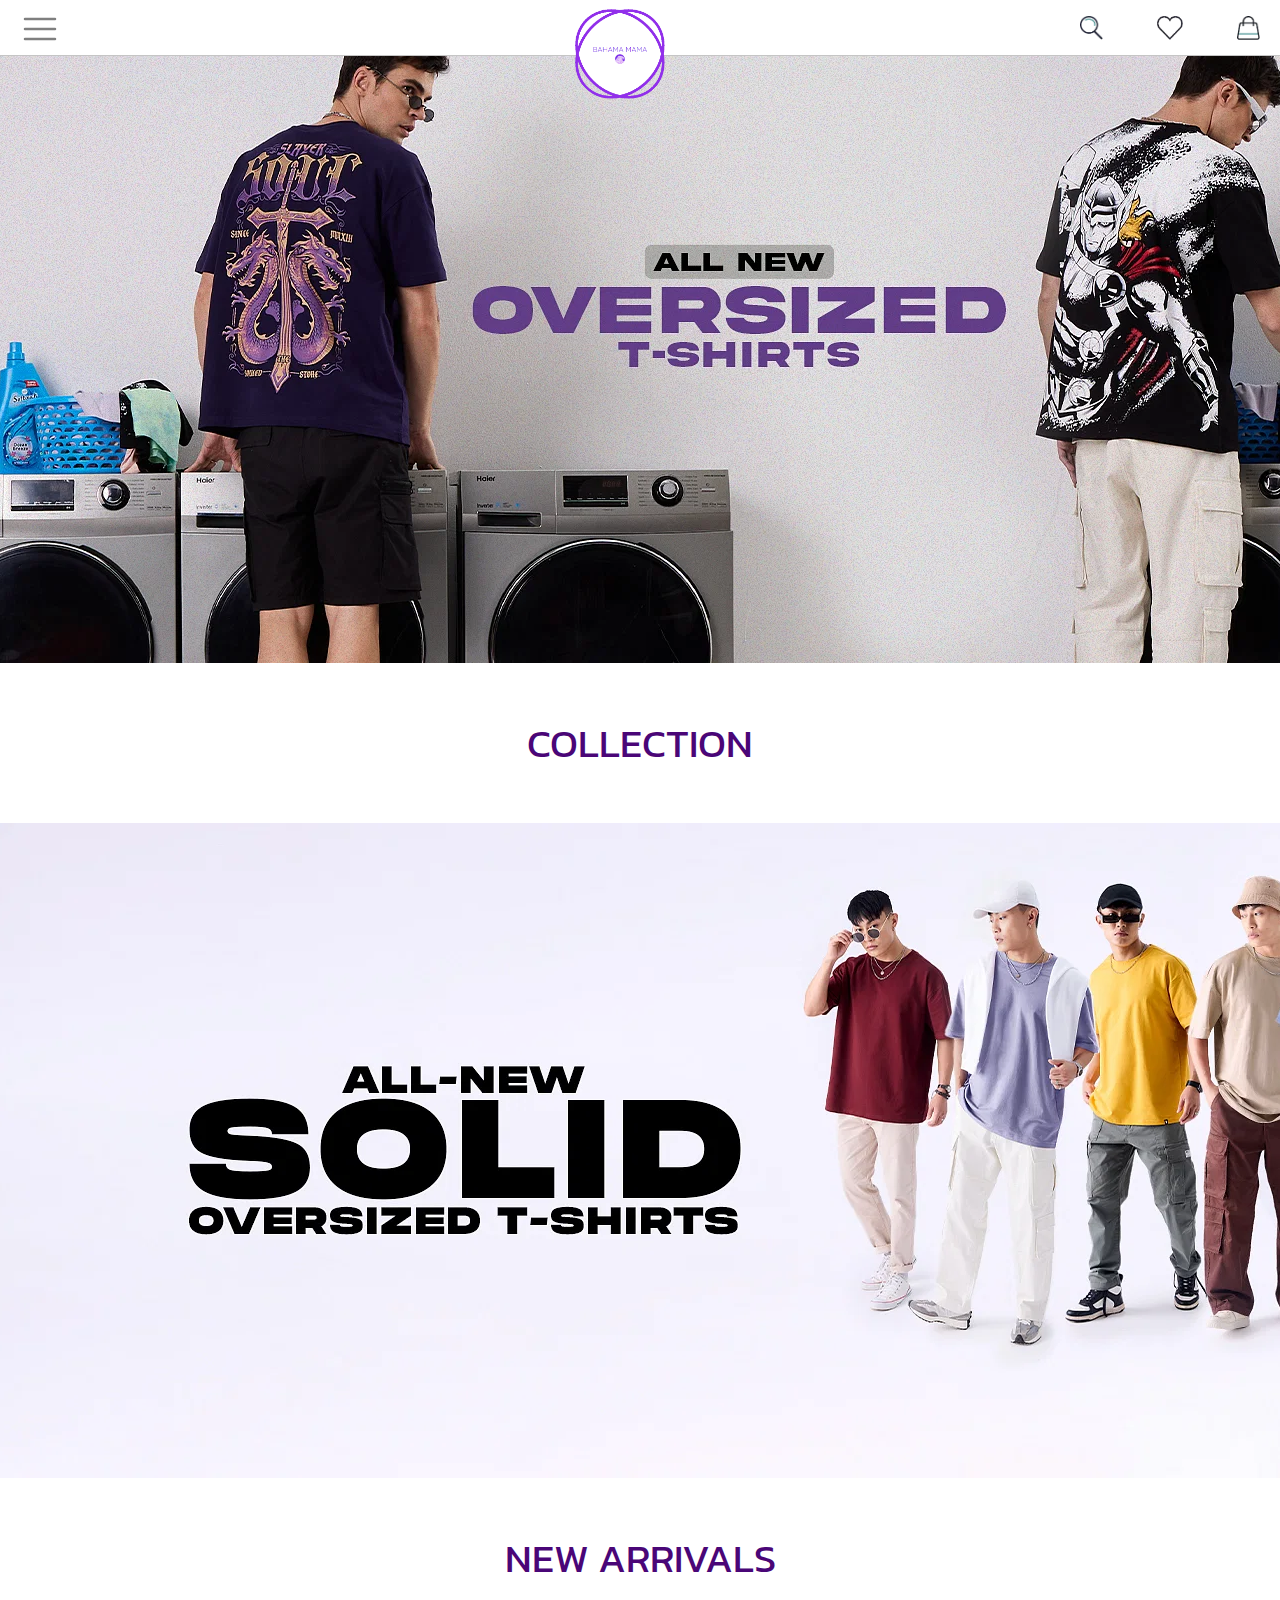
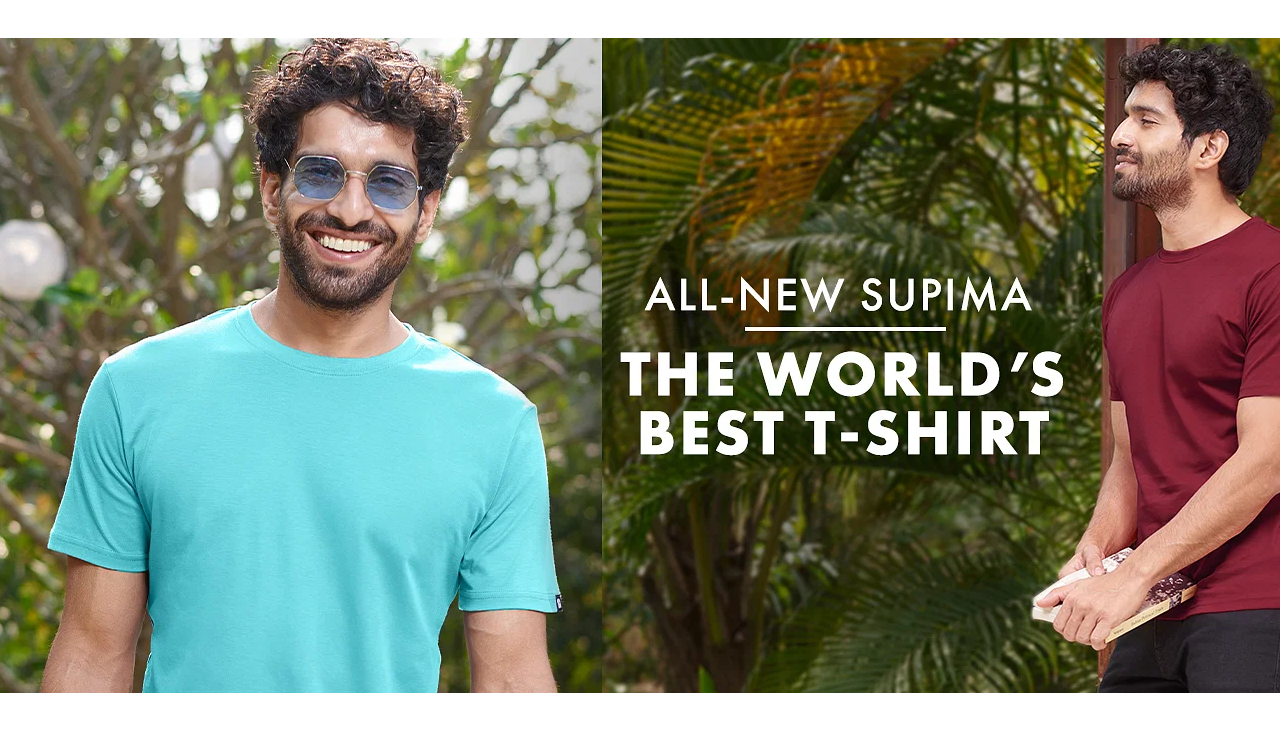
<file: index.html>
<!DOCTYPE html>
<head>
  <title>
    Bahama Mama
  </title>

  <link rel="preconnect" href="https://fonts.googleapis.com">
  <link rel="preconnect" href="https://fonts.gstatic.com" crossorigin>
  <link href="https://fonts.googleapis.com/css2?family=Baumans&family=Neonderthaw&display=swap" rel="stylesheet">
  <link rel="preconnect" href="https://fonts.googleapis.com">
  <link rel="preconnect" href="https://fonts.gstatic.com" crossorigin>
  <link href="https://fonts.googleapis.com/css2?family=Baumans&family=Kanit:wght@300;400;500;600;700&display=swap" rel="stylesheet">
  <link rel="preconnect" href="https://fonts.googleapis.com">
  <link rel="preconnect" href="https://fonts.gstatic.com" crossorigin>
  <link href="https://fonts.googleapis.com/css2?family=Neonderthaw&family=Roboto:wght@400;500;700&display=swap" rel="stylesheet">
  <link rel="preconnect" href="https://fonts.googleapis.com">
  <link rel="preconnect" href="https://fonts.gstatic.com" crossorigin>
  <link href="https://fonts.googleapis.com/css2?family=Seaweed+Script&display=swap" rel="stylesheet">

<link rel="stylesheet" href="styles/header.css">
<link rel="stylesheet" href="styles/main.css">
</head>
<body style="background-color:rgb(255, 255, 255); height: 1fr;" >
<main>
  <!--<div class="top-bar">
    Welcome to <img src="Logo/logo.png">
  </div>
   <div class="logo">
    <img class = "logo-icon" src="Logo/logo.png" alt="Centered Image">
  </div>-->
  <div class="header">
    <div class="left-section">
      <img class ="menu" src="icons/menu.svg">
    </div>
    <div class="middle-section">
      <a href="index.html">
      <img class="logo" src="Logo/logo.png">
      </a>
    </div>
    <div class="right-section">
      <img class="search-icon" src="icons/search.webp">
      <img class="wishlist-icon" src="icons/wishlist.webp">
      <img class="cart-icon" src="icons/cart.webp">
    </div>
  </div>
    <div class="banner">
      <img class="banner1" src="banner/banner 1.webp">
      <div class="divider">COLLECTION</div>
      <a href="gender.html">
      <img class="banner2" src="banner/banner 2.webp">
      </a>
      <div class="divider">NEW ARRIVALS</div>
      <a href="newarrivals.html">
      <img class="banner3" src="banner/banner 3.webp">
    </a>
    </div>


  







</main>





</body>
</file>
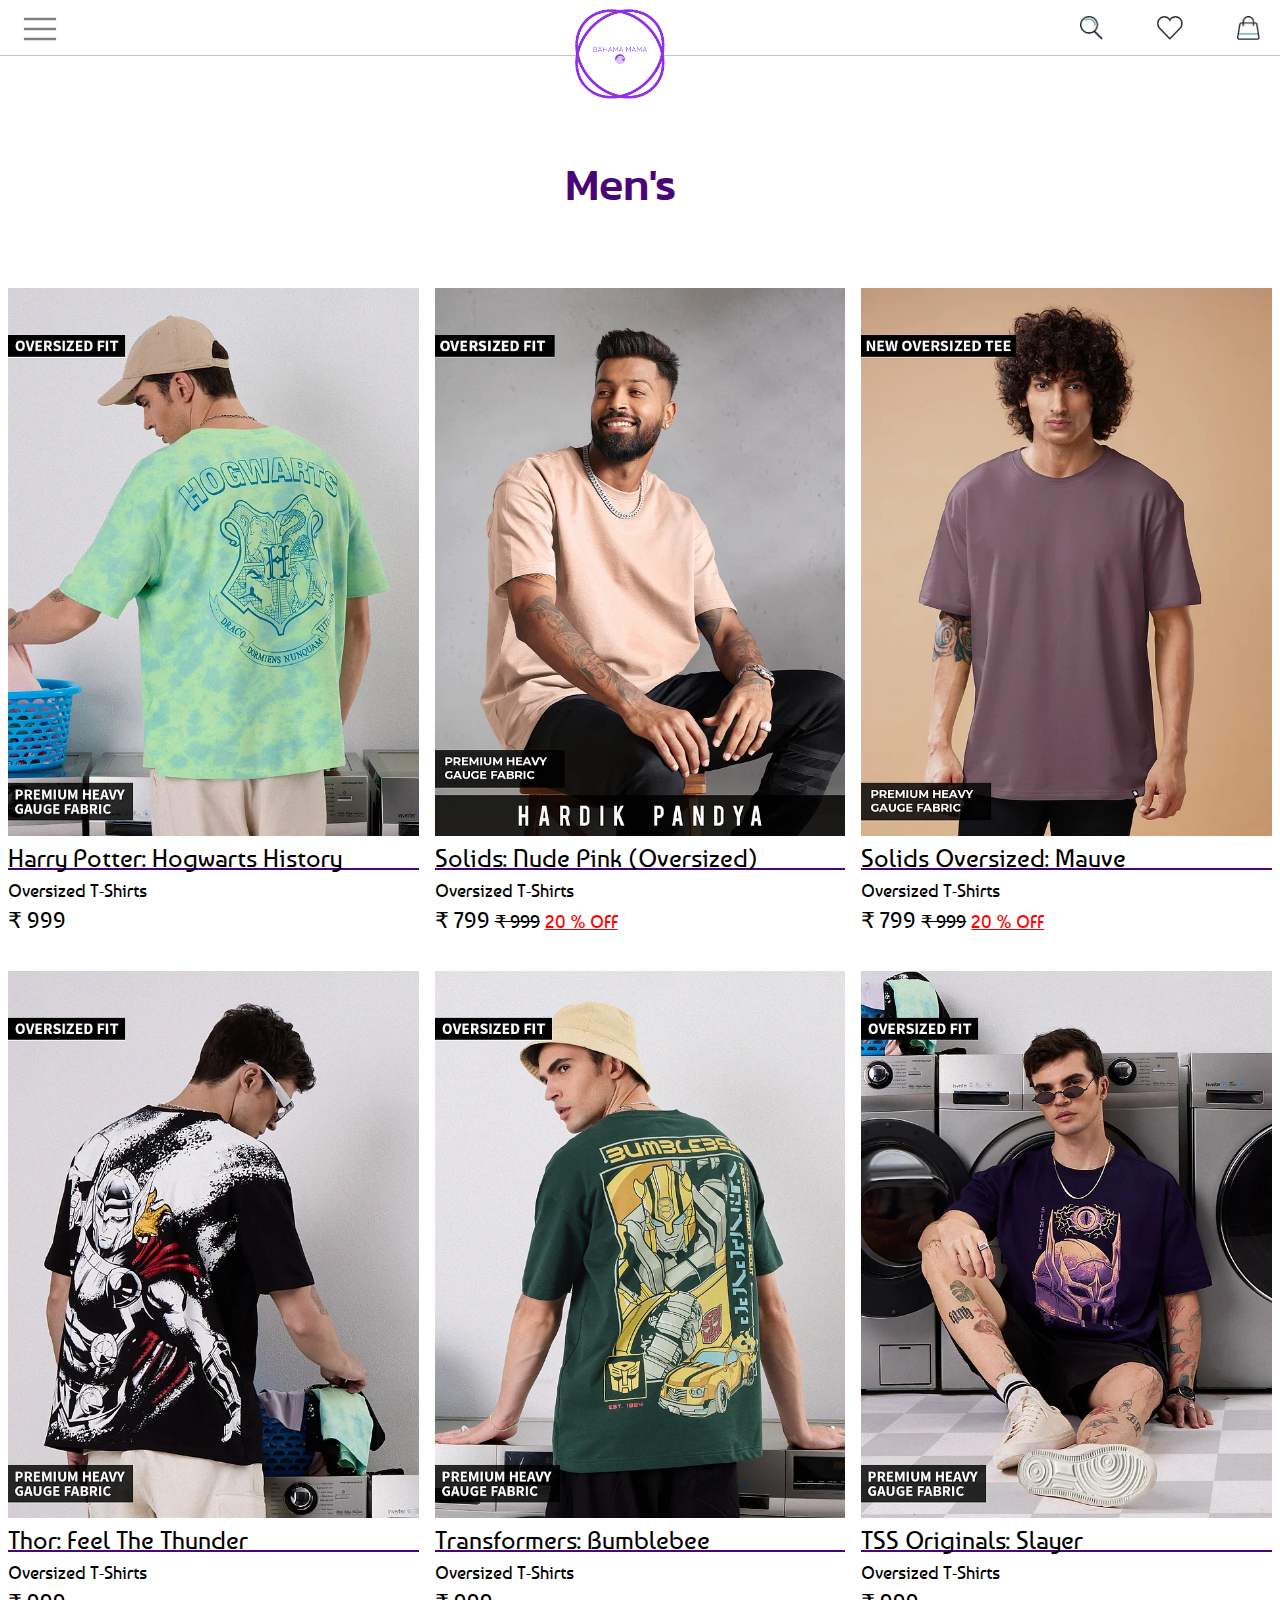
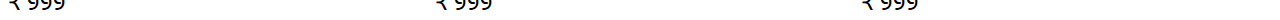
<file: Collection.html>
<!DOCTYPE html>
<head>
  <title>
    Bahama Mama
  </title>

  <link rel="preconnect" href="https://fonts.googleapis.com">
  <link rel="preconnect" href="https://fonts.gstatic.com" crossorigin>
  <link href="https://fonts.googleapis.com/css2?family=Baumans&family=Neonderthaw&display=swap" rel="stylesheet">
  <link rel="preconnect" href="https://fonts.googleapis.com">
  <link rel="preconnect" href="https://fonts.gstatic.com" crossorigin>
  <link href="https://fonts.googleapis.com/css2?family=Baumans&family=Kanit:wght@300;400;500;600;700&display=swap" rel="stylesheet">
  <link rel="preconnect" href="https://fonts.googleapis.com">
  <link rel="preconnect" href="https://fonts.gstatic.com" crossorigin>
  <link href="https://fonts.googleapis.com/css2?family=Neonderthaw&family=Roboto:wght@400;500;700&display=swap" rel="stylesheet">
  <link rel="preconnect" href="https://fonts.googleapis.com">
  <link rel="preconnect" href="https://fonts.gstatic.com" crossorigin>
  <link href="https://fonts.googleapis.com/css2?family=Seaweed+Script&display=swap" rel="stylesheet">

<link rel="stylesheet" href="styles/header.css">
<link rel="stylesheet" href="styles/main.css">
<link rel="stylesheet" href="styles/collection.css">
<link rel="stylesheet" href="styles/general.css">
</head>
<body style="background-color:rgb(255, 255, 255); height: 1fr;" >
  <div class="header">
    <div class="left-section">
      <img class ="menu" src="icons/menu.svg">
    </div>
    <div class="middle-section">
      <a href="index.html">
      <img class="logo" src="Logo/logo.png">
      </a>
    </div>
    <div class="right-section">
      <img class="search-icon" src="icons/search.webp">
      <img class="wishlist-icon" src="icons/wishlist.webp">
      <img class="cart-icon" src="icons/cart.webp">
    </div>
  </div>
  <div class="mens">Men's</div> 
  <div class="grid">
    <div class="preview">
      <div class="sample-row">
        <img class="img" src="pictures/1.webp">
      </div>
      <div class="info">
        <p class="name">
          Harry Potter: Hogwarts History
        </p>
        <p class="type">
          Oversized T-Shirts
        </p>
        <p class="price">
          &#8377 999
        </p>
      </div>
    </div>
    <div class="preview">
      <div class="sample-row">
        <img class="img" src="pictures/2.webp">
      </div>
      <div class="info">
        <p class="name">
          Solids: Nude Pink (Oversized)
        </p>
        <p class="type">
          Oversized T-Shirts
        </p>
        <p class="price">
          &#8377 799   <del class="off">&#8377 999</del> <ins class="offer">20 &#37 OFF</ins>
        </p>
      </div>
    </div>
    <div class="preview">
      <div class="sample-row">
        <img class="img" src="pictures/3.webp">
      </div>
      <div class="info">
        <p class="name">
          Solids Oversized: Mauve
        </p>
        <p class="type">
          Oversized T-Shirts
        </p>
        <p class="price">
          &#8377 799   <del class="off">&#8377 999</del> <ins class="offer">20 &#37 OFF</ins>
        </p>
      </div>
    </div>
    <div class="preview">
      <div class="sample-row">
        <img class="img" src="pictures/4.webp">
      </div>
      <div class="info">
        <p class="name">
          Thor: Feel The Thunder
        </p>
        <p class="type">
          Oversized T-Shirts
        </p>
        <p class="price">
          &#8377 999
        </p>
      </div>
    </div>
    <div class="preview">
      <div class="sample-row">
        <img class="img" src="pictures/5.webp">
      </div>
      <div class="info">
        <p class="name">
          Transformers: Bumblebee
        </p>
        <p class="type">
          Oversized T-Shirts
        </p>
        <p class="price">
          &#8377 999
        </p>
      </div>
    </div>
    <div class="preview">
      <div class="sample-row">
        <img class="img" src="pictures/6.webp">
      </div>
      <div class="info">
        <p class="name">
          TSS Originals: Slayer
        </p>
        <p class="type">
          Oversized T-Shirts
        </p>
        <p class="price">
          &#8377 999
        </p>
      </div>
    </div>
  </div>
</file>
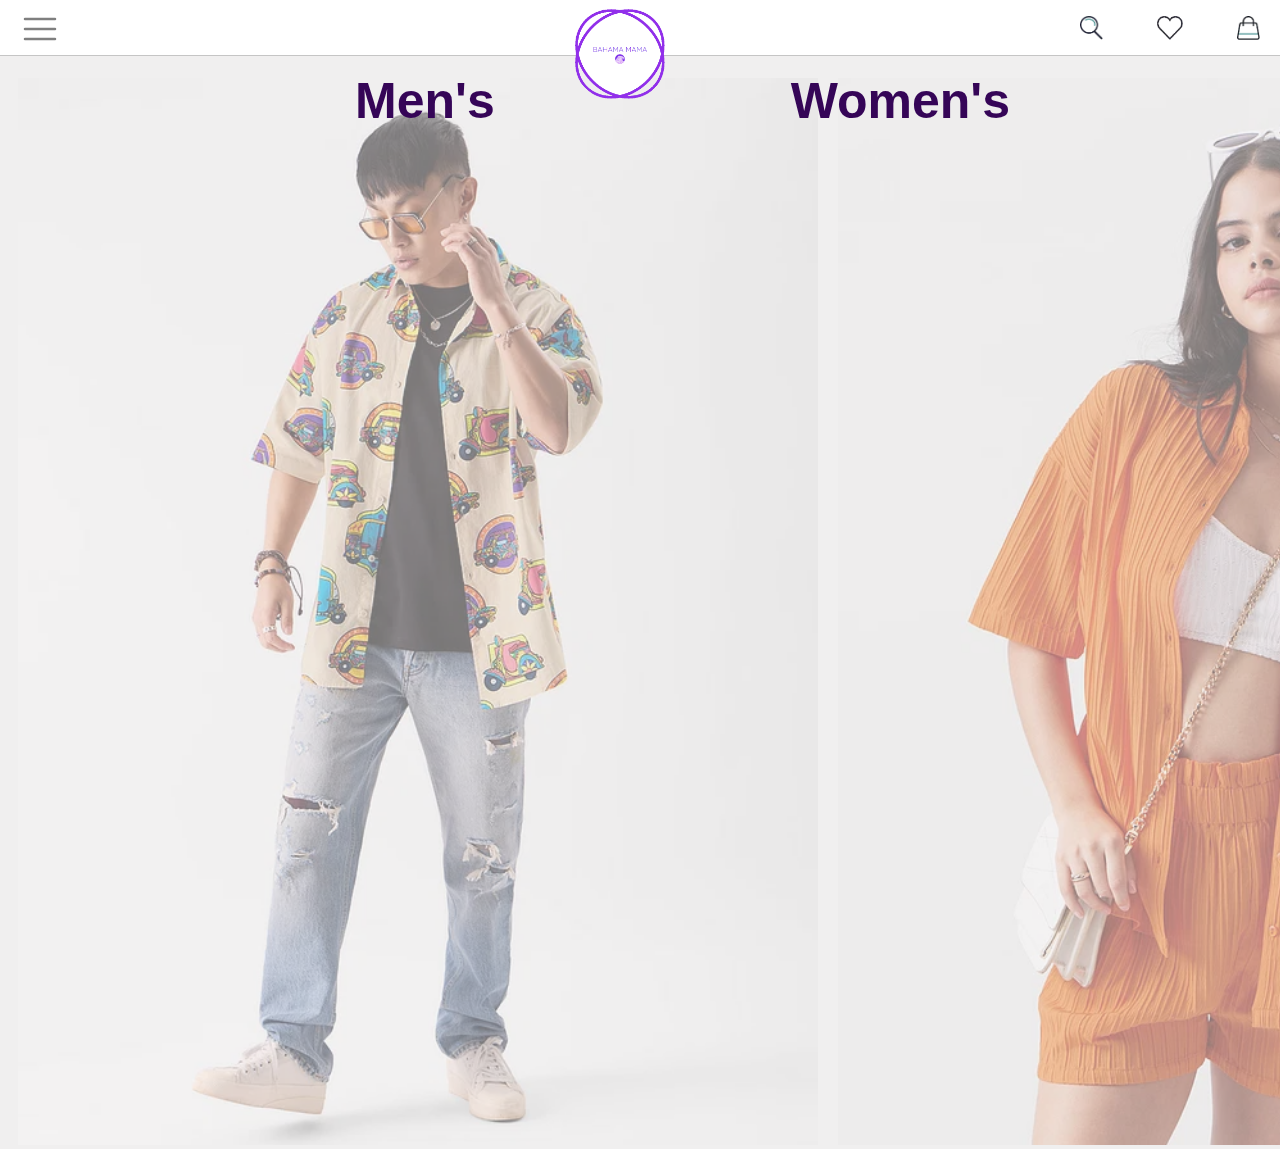
<file: gender.html>
<!DOCTYPE html>
<head>
  <title>
    Bahama Mama
  </title>

  <link rel="preconnect" href="https://fonts.googleapis.com">
  <link rel="preconnect" href="https://fonts.gstatic.com" crossorigin>
  <link href="https://fonts.googleapis.com/css2?family=Baumans&family=Neonderthaw&display=swap" rel="stylesheet">
  <link rel="preconnect" href="https://fonts.googleapis.com">
  <link rel="preconnect" href="https://fonts.gstatic.com" crossorigin>
  <link href="https://fonts.googleapis.com/css2?family=Baumans&family=Kanit:wght@300;400;500;600;700&display=swap" rel="stylesheet">
  <link rel="preconnect" href="https://fonts.googleapis.com">
  <link rel="preconnect" href="https://fonts.gstatic.com" crossorigin>
  <link href="https://fonts.googleapis.com/css2?family=Neonderthaw&family=Roboto:wght@400;500;700&display=swap" rel="stylesheet">
  <link rel="preconnect" href="https://fonts.googleapis.com">
  <link rel="preconnect" href="https://fonts.gstatic.com" crossorigin>
  <link href="https://fonts.googleapis.com/css2?family=Seaweed+Script&display=swap" rel="stylesheet">

<link rel="stylesheet" href="styles/header.css">
<link rel="stylesheet" href="styles/main.css">
<link rel="stylesheet" href="styles/gender.css">
</head>

<body style="background-color:rgb(240, 239, 239); height: 100px;" >
  <main>
    <!--<div class="top-bar">
      Welcome to <img src="Logo/logo.png">
    </div>
     <div class="logo">
      <img class = "logo-icon" src="Logo/logo.png" alt="Centered Image">
    </div>-->
    <div class="header">
      <div class="left-section">
        <img class ="menu" src="icons/menu.svg">
      </div>
      <div class="middle-section">
        <a href="index.html">
        <img class="logo" src="Logo/logo.png">
        </a>
      </div>
      <div class="right-section">
        <img class="search-icon" src="icons/search.webp">
        <img class="wishlist-icon" src="icons/wishlist.webp">
        <img class="cart-icon" src="icons/cart.webp">
      </div>
    </div>

    <div class="gender-grid">
      <a href="mens.html">
      <img class="being1" src="pictures/7.webp">
      </a>
      <div class="gender1">Men's</div>
      <a href="womens.html">
      <img class="being2" src="pictures/8.webp">
      </a>
      <div class="gender2">Women's</div>
    </div>
</file>
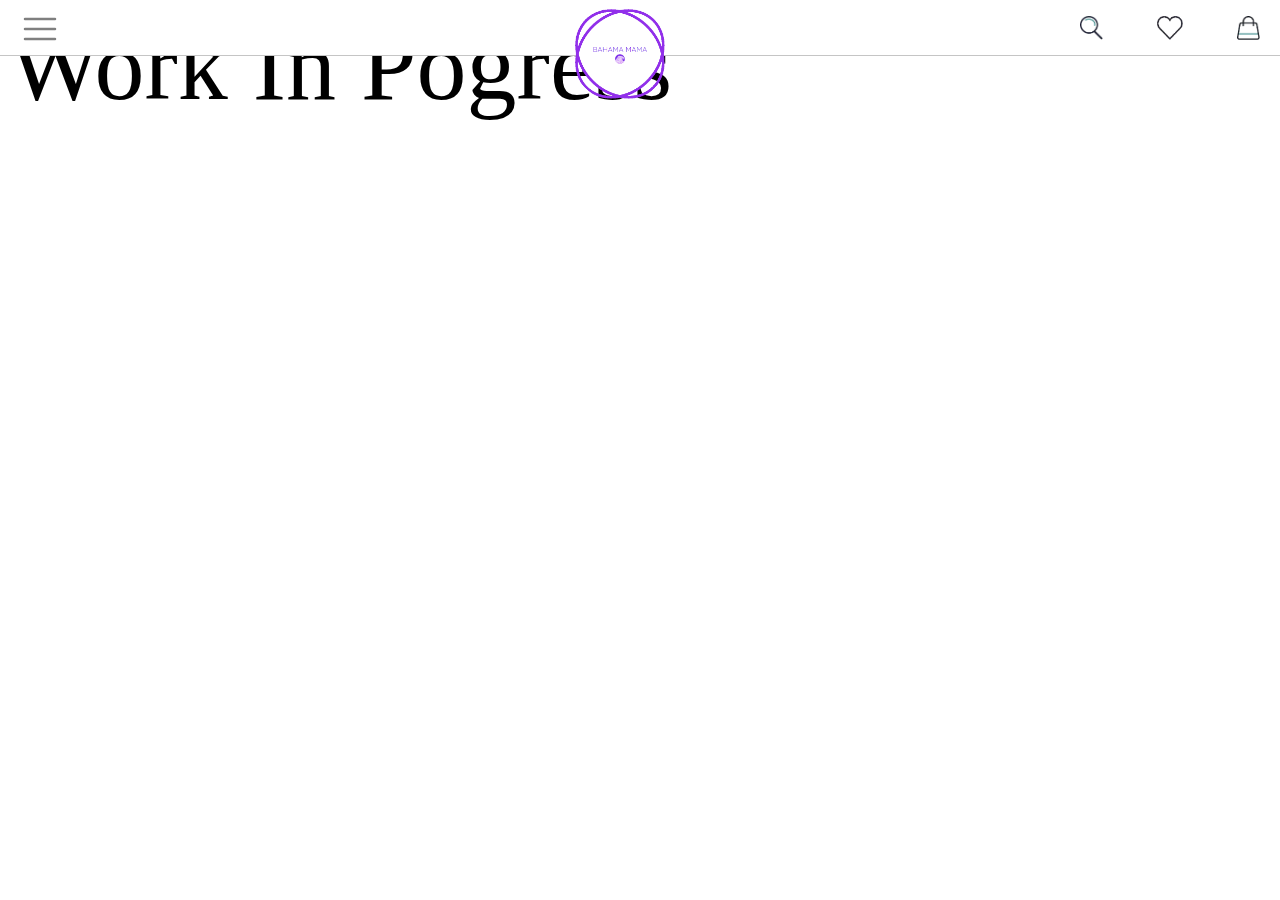
<file: newarrivals.html>
<!DOCTYPE html>
<head>
  <title>
    Bahama Mama
  </title>

  <link rel="preconnect" href="https://fonts.googleapis.com">
  <link rel="preconnect" href="https://fonts.gstatic.com" crossorigin>
  <link href="https://fonts.googleapis.com/css2?family=Baumans&family=Neonderthaw&display=swap" rel="stylesheet">
  <link rel="preconnect" href="https://fonts.googleapis.com">
  <link rel="preconnect" href="https://fonts.gstatic.com" crossorigin>
  <link href="https://fonts.googleapis.com/css2?family=Baumans&family=Kanit:wght@300;400;500;600;700&display=swap" rel="stylesheet">
  <link rel="preconnect" href="https://fonts.googleapis.com">
  <link rel="preconnect" href="https://fonts.gstatic.com" crossorigin>
  <link href="https://fonts.googleapis.com/css2?family=Neonderthaw&family=Roboto:wght@400;500;700&display=swap" rel="stylesheet">
  <link rel="preconnect" href="https://fonts.googleapis.com">
  <link rel="preconnect" href="https://fonts.gstatic.com" crossorigin>
  <link href="https://fonts.googleapis.com/css2?family=Seaweed+Script&display=swap" rel="stylesheet">

<link rel="stylesheet" href="styles/header.css">
<link rel="stylesheet" href="styles/main.css">
<link rel="stylesheet" href="styles/collection.css">
<link rel="stylesheet" href="styles/general.css">
</head>
<body style="background-color:rgb(255, 255, 255); height: 1fr;" >
  <div class="header">
    <div class="left-section">
      <img class ="menu" src="icons/menu.svg">
    </div>
    <div class="middle-section">
      <a href="index.html">
      <img class="logo" src="Logo/logo.png">
      </a>
    </div>
    <div class="right-section">
      <img class="search-icon" src="icons/search.webp">
      <img class="wishlist-icon" src="icons/wishlist.webp">
      <img class="cart-icon" src="icons/cart.webp">
    </div>
  </div>
  <div style="font-size: 100px;">Work In Pogress</div>
</file>
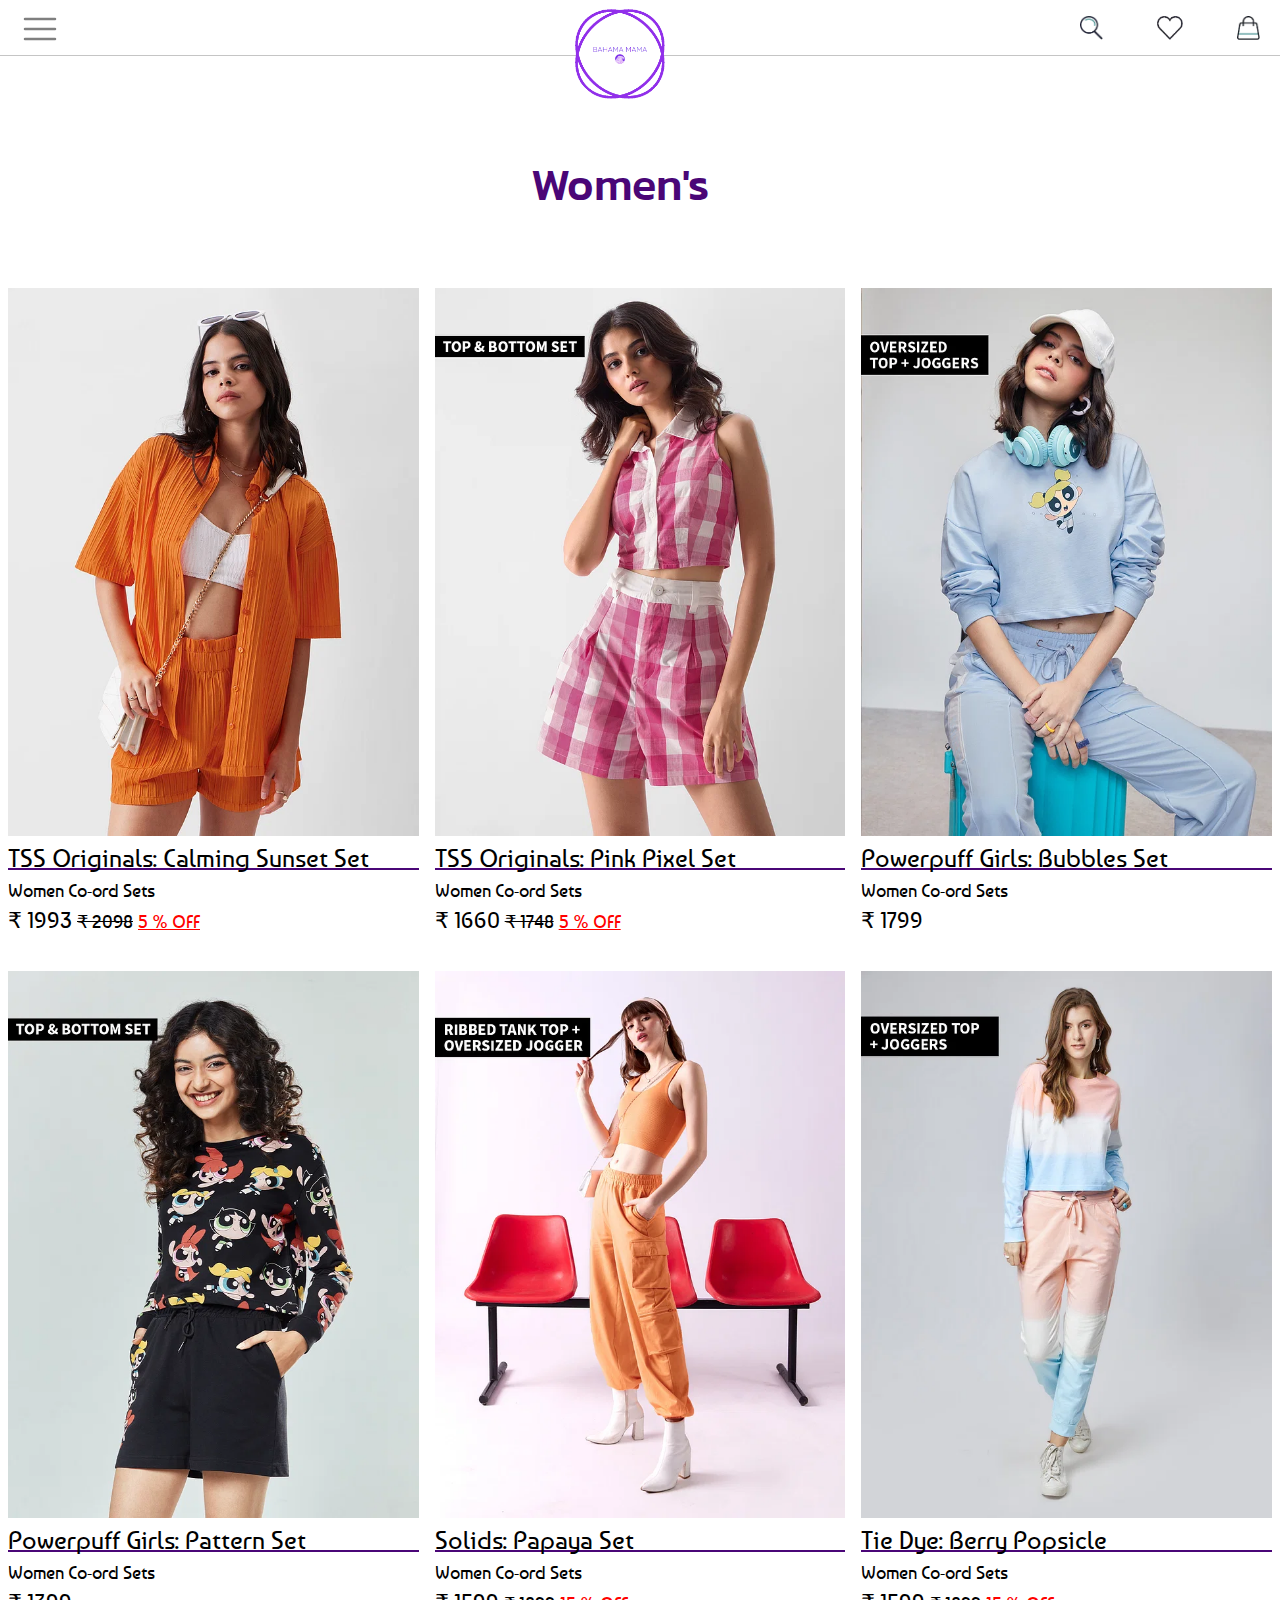
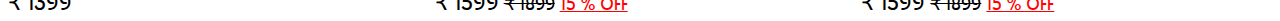
<file: womens.html>
<!DOCTYPE html>
<head>
  <title>
    Bahama Mama
  </title>

  <link rel="preconnect" href="https://fonts.googleapis.com">
  <link rel="preconnect" href="https://fonts.gstatic.com" crossorigin>
  <link href="https://fonts.googleapis.com/css2?family=Baumans&family=Neonderthaw&display=swap" rel="stylesheet">
  <link rel="preconnect" href="https://fonts.googleapis.com">
  <link rel="preconnect" href="https://fonts.gstatic.com" crossorigin>
  <link href="https://fonts.googleapis.com/css2?family=Baumans&family=Kanit:wght@300;400;500;600;700&display=swap" rel="stylesheet">
  <link rel="preconnect" href="https://fonts.googleapis.com">
  <link rel="preconnect" href="https://fonts.gstatic.com" crossorigin>
  <link href="https://fonts.googleapis.com/css2?family=Neonderthaw&family=Roboto:wght@400;500;700&display=swap" rel="stylesheet">
  <link rel="preconnect" href="https://fonts.googleapis.com">
  <link rel="preconnect" href="https://fonts.gstatic.com" crossorigin>
  <link href="https://fonts.googleapis.com/css2?family=Seaweed+Script&display=swap" rel="stylesheet">

<link rel="stylesheet" href="styles/header.css">
<link rel="stylesheet" href="styles/main.css">
<link rel="stylesheet" href="styles/collection.css">
<link rel="stylesheet" href="styles/general.css">
</head>
<body style="background-color:rgb(255, 255, 255); height: 1fr;" >
  <div class="header">
    <div class="left-section">
      <img class ="menu" src="icons/menu.svg">
    </div>
    <div class="middle-section">
      <a href="index.html">
      <img class="logo" src="Logo/logo.png">
      </a>
    </div>
    <div class="right-section">
      <img class="search-icon" src="icons/search.webp">
      <img class="wishlist-icon" src="icons/wishlist.webp">
      <img class="cart-icon" src="icons/cart.webp">
    </div>
  </div>
  <div class="mens">Women's</div> 
  <div class="grid">
    <div class="preview">
      <div class="sample-row">
        <img class="img" src="pictures/8.webp">
      </div>
      <div class="info">
        <p class="name">
          TSS Originals: Calming Sunset Set
        </p>
        <p class="type">
          Women Co-ord Sets
        </p>
        <p class="price">
          &#8377 1993 <del class="off">&#8377 2098</del> <ins class="offer">5 &#37 OFF</ins>
        </p>
      </div>
    </div>
    <div class="preview">
      <div class="sample-row">
        <img class="img" src="pictures/9.webp">
      </div>
      <div class="info">
        <p class="name">
          TSS Originals: Pink Pixel Set
        </p>
        <p class="type">
          Women Co-ord Sets
        </p>
        <p class="price">
          &#8377 1660   <del class="off">&#8377 1748</del> <ins class="offer">5 &#37 OFF</ins>
        </p>
      </div>
    </div>
    <div class="preview">
      <div class="sample-row">
        <img class="img" src="pictures/10.webp">
      </div>
      <div class="info">
        <p class="name">
          Powerpuff Girls: Bubbles Set
        </p>
        <p class="type">
          Women Co-ord Sets
        </p>
        <p class="price">
          &#8377 1799  
        </p>
      </div>
    </div>
    <div class="preview">
      <div class="sample-row">
        <img class="img" src="pictures/11.webp">
      </div>
      <div class="info">
        <p class="name">
          Powerpuff Girls: Pattern Set
        </p>
        <p class="type">
          Women Co-ord Sets
        </p>
        <p class="price">
          &#8377 1399
        </p>
      </div>
    </div>
    <div class="preview">
      <div class="sample-row">
        <img class="img" src="pictures/12.webp">
      </div>
      <div class="info">
        <p class="name">
          Solids: Papaya Set
        </p>
        <p class="type">
          Women Co-ord Sets
        </p>
        <p class="price">
          &#8377 1599   <del class="off">&#8377 1899</del> <ins class="offer">15 &#37 OFF</ins>
        </p>
      </div>
    </div>
    <div class="preview">
      <div class="sample-row">
        <img class="img" src="pictures/13.webp">
      </div>
      <div class="info">
        <p class="name">
          Tie Dye: Berry Popsicle
        </p>
        <p class="type">
          Women Co-ord Sets
        </p>
        <p class="price">
          &#8377 1599   <del class="off">&#8377 1899</del> <ins class="offer">15 &#37 OFF</ins>
        </p>
      </div>
    </div>
  </div>
</file>
<file: styles/header.css>
.top-bar{
  height: 60px;
  width: 1fr;
  background-color: rgb(119, 0, 255);
  font-family: Seaweed script,arial;
  color: rgb(248, 248, 248);
  display: flex;
  align-items: center;
  justify-content: center;
  font-size: 40px;
  margin: -10px -10px -10px;
  z-index: 100;
  position: relative;

}

.top-bar img{
  height: 60px;
  display: flex;
  justify-content: center;
  right: 10px;
}



.header{
  height: 55px;
  display: flex;
  flex-direction: row;
  justify-content: space-between;
  background-color: rgb(255, 255, 255);
  border-bottom-width: 1px;
  border-bottom-style: solid;
  border-bottom-color: rgb(197, 197, 197);
  top:0;
  left: 0;
  right: 0;
  position: fixed;
  z-index: 100;
}

.left-section{
  display: flex;
  align-items: center;
}

.menu{
  height: 40px;
  margin-top: 2px;
  margin-left: 20px;
  cursor: pointer;
}

.middle section{
  flex:1;
  margin-left: 70px;
  margin-right:35px ;
  max-width: 500px;
  display: flex;
  align-items: center;
  justify-content: center;
}

.logo{
  height: 100px;
  margin-top: 2px;
  margin-left: 100px;
}

.right-section{
  width: 180px;
  margin-right: 20px;
  display: flex;
  align-items: center;
  justify-content: space-between;
  flex-shrink: 0;
}

.search-icon{
  height: 24px;
  cursor: pointer;
}

.wishlist-icon{
  height: 24px;
  cursor: pointer;
}

.cart-icon{
  height: 24px;
  cursor: pointer;
}
</file>
<file: styles/main.css>
.banner1{
  display: flex;
  flex-direction: column;
  justify-content: center;
  align-items: center;
  margin-bottom: 50px;
  margin-left: -10px;
  margin-right: -10px;
  height: 1fr;
}

.banner2{
  display: flex;
  flex-direction: column;
  justify-content: center;
  align-items: center;
  margin-bottom: 50px;
  margin-left: -10px;
  margin-right: -10px;
  height: 1fr;
}

.banner3{
  display: flex;
  flex-direction: column;
  justify-content: center;
  align-items: center;
  margin-bottom: 50px;
  margin-left: -10px;
  margin-right: -10px;
  height: 1fr;
}

.divider{
  font-family: Kanit,arial;
  font-size: 40px;
  color: rgb(74, 6, 119);
  display: flex;
  justify-content: center;
  align-items: center;
  margin-bottom: 50px;

}
</file>
<file: styles/collection.css>
.mens{
  margin-top: 150px;
  margin-right: 40px;
  display: flex;
  justify-content: center;
  align-items: center;
  font-family: kanit,arial;
  font-size: 45px;
  font-weight: 500;
  color: rgb(74, 6, 119);
}
.img{
  width: 100%;
}

.name{
  margin-top: 0;
  font-size: 25px;
  font-weight: 500;
  line-height: 20px;
  margin-bottom: 10px;
  border-bottom-width:2px ;
  border-bottom-style:solid ;
  border-bottom-color: rgb(74, 6, 119) ;
}

.sample-row{
  margin-bottom: 8px;
  position: relative;
  z-index: 1;
}

.grid {
  display: grid;
  grid-template-columns: 1fr 1fr 1fr;
  column-gap: 16px;
  row-gap:40px;
  margin-top: 70px;
  }

@media (max-width:750px) {
  .grid{
    grid-template-columns: 1fr 1fr ;
  }
}

@media (min-width:751px){
  .grid{
    grid-template-columns: 1fr 1fr 1fr;
  } 
}

.type{
  margin-top: 0;
  font-size: 18px;
  font-weight: 200;
  line-height: 20px;
  margin-bottom: 10px;
}

.price{
  margin-top: 0;
  font-size: 22px;
  font-weight: 200;
  line-height: 20px;
}

.off{
  margin-top: 0;
  font-size: 18px;
  font-weight: 200;
  line-height: 20px;
}

.offer{
  margin-top: 0;
  font-size: 18px;
  font-weight: 200;
  line-height: 20px;
  color: red
}
</file>
<file: styles/general.css>
p{
  font-family: baumans, Arial;
  margin-top: 0;
  margin-bottom: 0;
}
</file>
<file: styles/gender.css>
.being1{
position: relative;
margin-left: 10px;
margin-top: 70px;

width: 800px;
opacity: 0.5;
}

.being1:hover{
  opacity: 1;
  transition: 0.5s;
}

.being2{
  position: relative;
  margin-left: 20px;
  margin-top: 70px;

  width: 800px;
  opacity: 0.5;
  }
  
  .being2:hover{
    opacity: 1;
    transition: 0.5s;
  }

.gender-grid {
  display: grid;
  grid-template-columns: 1fr 1fr;
  }

.gender1{
  font-family: karit,arial;
  font-size: 50px;
  font-weight: 600;
  
  color: rgb(53, 5, 87);
  position: absolute;
  bottom:770px ;
  left: 355px;
  z-index: 100;
}

.gender2{
  font-family: karit,arial;
  font-size: 50px;
  font-weight: 600;
  
  color: rgb(53, 5, 87);
  position: absolute;
  bottom:770px ;
  right:270px;
  z-index: 100;
}
</file>
